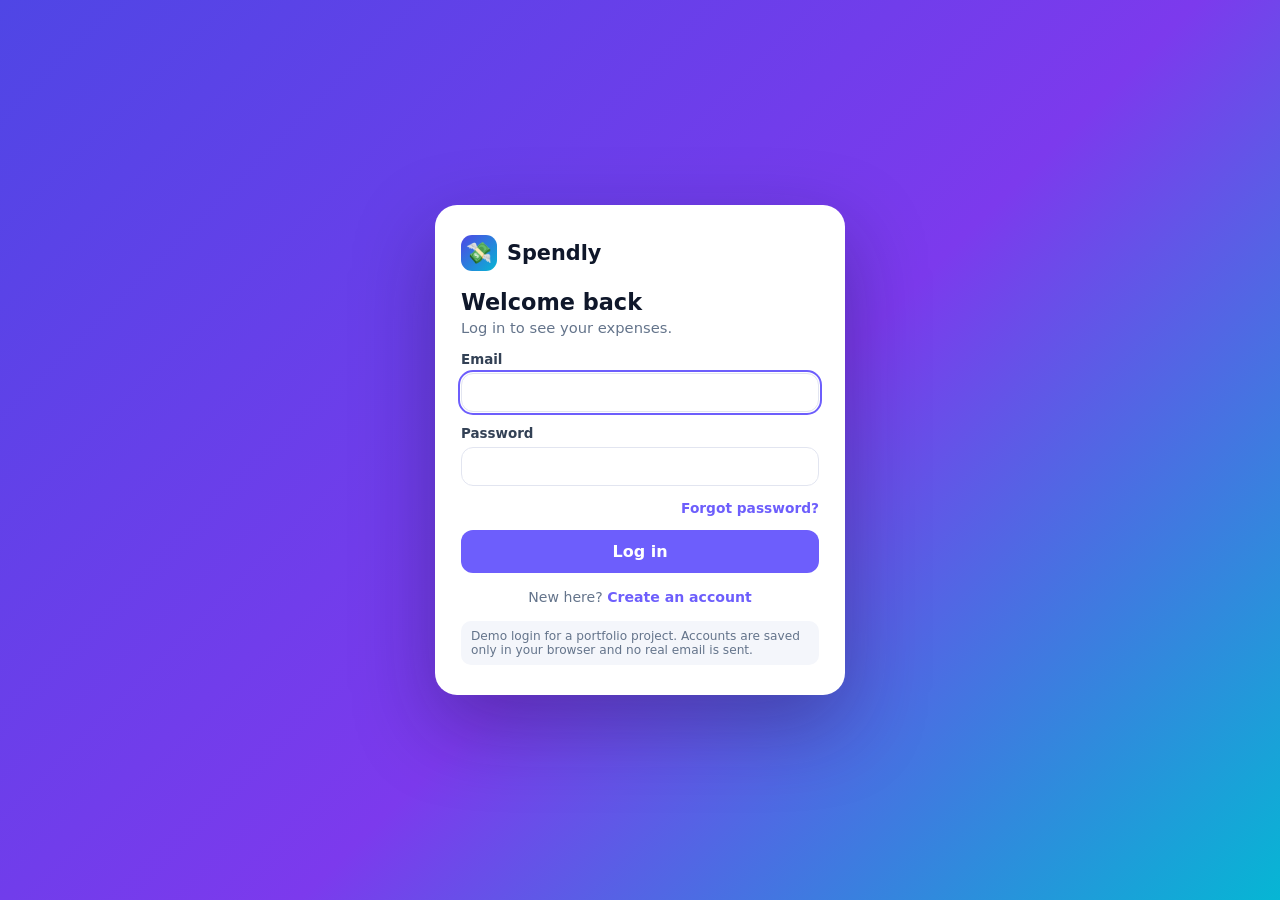
<file: index.html>
<!DOCTYPE html>
<html lang="en">
<head>
<meta charset="UTF-8">
<meta name="viewport" content="width=device-width, initial-scale=1">
<title>Spendly: Expense Tracker</title>
<link rel="icon" href="data:image/svg+xml,<svg xmlns=%22http://www.w3.org/2000/svg%22 viewBox=%220 0 100 100%22><text y=%22.9em%22 font-size=%2290%22>💸</text></svg>">
<script>try{if(!localStorage.getItem("spendly_session"))location.replace("login.html")}catch(e){}</script>
<link rel="stylesheet" href="styles.css">
</head>
<body>
<header class="hero"><div class="wrap">
<div class="top"><div class="logo"><i>💸</i>Spendly</div>
<div style="display:flex;gap:8px"><button class="ghost sm" id="themeBtn" style="background:rgba(255,255,255,.18);color:#fff;border-color:transparent">Theme</button><button class="ghost sm" id="exportBtn" style="background:rgba(255,255,255,.18);color:#fff;border-color:transparent">Export CSV</button><button class="ghost sm" id="logoutBtn" style="background:rgba(255,255,255,.18);color:#fff;border-color:transparent">Log out</button></div></div>
<h1>Know where your money goes</h1><p>Track spending, stay on budget, spot trends. Your data stays in this browser.</p>
</div></header>

<main class="main"><div class="wrap">
<section class="grid stats">
<div class="card stat"><span>Total spent</span><strong id="sTotal">₹0</strong><small id="sCount">0 entries</small></div>
<div class="card stat"><span>This month</span><strong id="sMonth">₹0</strong><small id="sMonthNote">&nbsp;</small></div>
<div class="card stat"><span>Daily average</span><strong id="sAvg">₹0</strong><small>this month</small></div>
<div class="card stat"><span>Top category</span><strong id="sTop">–</strong><small id="sTopAmt">&nbsp;</small></div>
</section>

<section class="card" style="margin-bottom:16px">
<div style="display:flex;justify-content:space-between;align-items:center;gap:10px;flex-wrap:wrap"><h2 style="margin:0">Monthly budget</h2>
<div style="display:flex;gap:8px;align-items:center"><input id="budgetIn" type="number" min="0" step="100" style="width:130px" aria-label="Monthly budget in rupees"><button class="ghost sm" id="budgetBtn">Set</button></div></div>
<div class="prog"><div id="prog" style="width:0"></div></div><small id="progNote" style="color:var(--muted)"></small>
</section>

<section class="grid two">
<div class="card"><h2>Spending by category</h2><div class="donut"><svg id="donut" width="150" height="150" viewBox="0 0 42 42" role="img" aria-label="Category breakdown"></svg><div class="legend" id="legend"></div></div></div>
<div class="card"><h2>Last 6 months</h2><div class="bars" id="bars"></div></div>
</section>

<section class="card">
<h2>Transactions</h2>
<div class="tools"><input type="search" id="q" placeholder="Search expenses"><select id="sort"><option value="new">Newest first</option><option value="old">Oldest first</option><option value="high">Highest amount</option></select></div>
<div class="chips" id="chips"></div>
<div id="list"></div>
</section>
</div></main>

<button class="fab" id="addBtn">+ Add expense</button>

<dialog id="dlg"><form id="f" method="dialog">
<h2 id="dTitle" style="margin:0">Add expense</h2>
<label>Title<input id="title" maxlength="100" placeholder="e.g. Lunch" required></label>
<label>Amount (₹)<input id="amount" type="number" step="0.01" min="0.01" required></label>
<label>Category<select id="cat"></select></label>
<label>Date<input id="date" type="date" required></label>
<div class="err" id="err"></div>
<div class="acts"><button type="button" class="ghost" id="cancel">Cancel</button><button type="submit" id="save">Save</button></div>
</form></dialog>

<script src="app.js"></script>
</body>
</html>
</file>
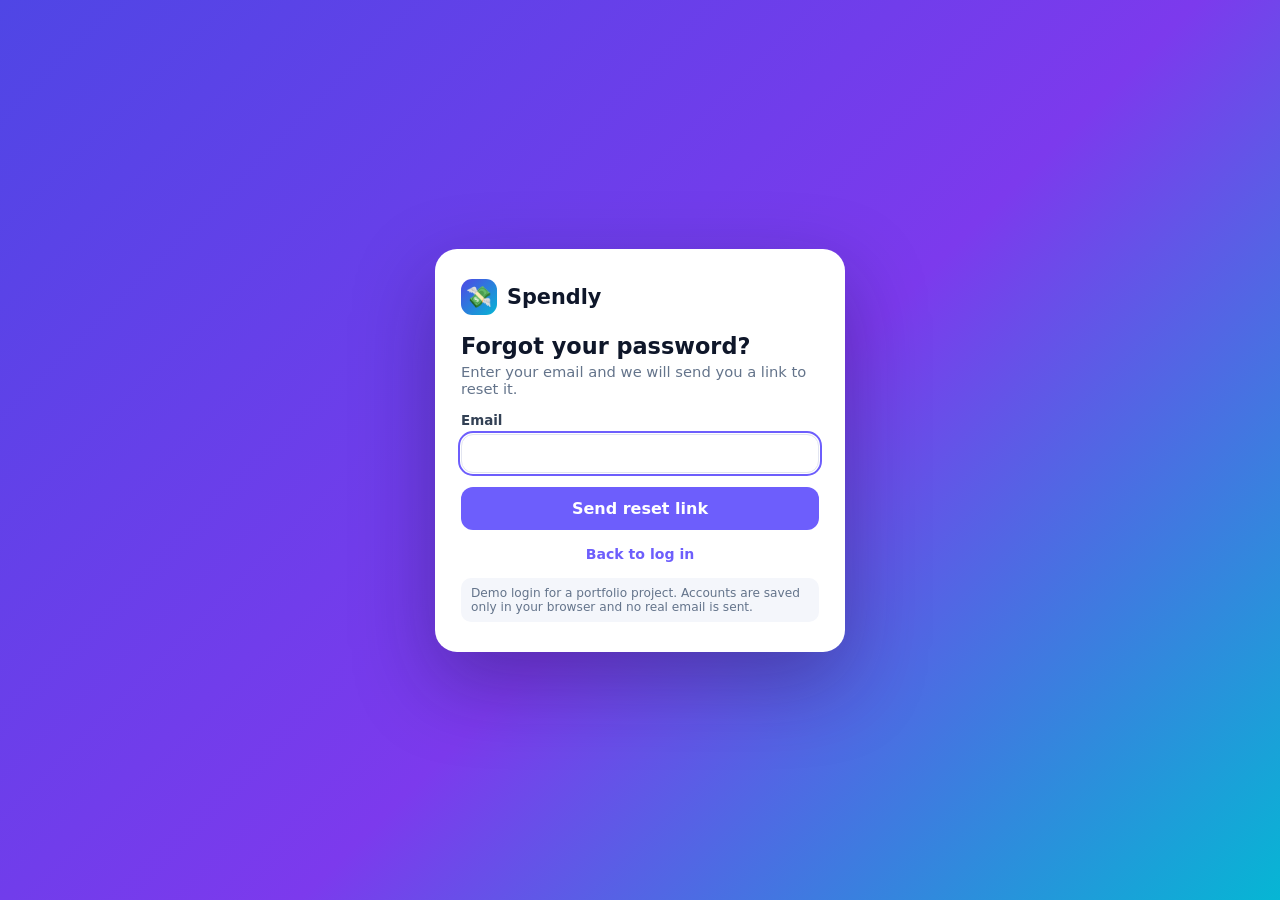
<file: forgot.html>
<!DOCTYPE html>
<html lang="en">
<head>
<meta charset="UTF-8">
<meta name="viewport" content="width=device-width, initial-scale=1">
<title>Forgot password | Spendly</title>
<link rel="icon" href="data:image/svg+xml,<svg xmlns=%22http://www.w3.org/2000/svg%22 viewBox=%220 0 100 100%22><text y=%22.9em%22 font-size=%2290%22>💸</text></svg>">
<link rel="stylesheet" href="auth.css">
</head>
<body>
<main class="box">
  <div class="brand"><i>💸</i>Spendly</div>
  <h1>Forgot your password?</h1>
  <p class="sub">Enter your email and we will send you a link to reset it.</p>
  <div id="msg" class="msg" hidden></div>
  <div id="inbox" class="inbox" hidden><b>Demo inbox</b><small>Subject: Reset your Spendly password</small><span>Open the link to choose a new password. It is valid for 1 hour.</span><a id="reset-link" href="#">Open reset link</a></div>
  <form id="auth-form" data-kind="forgot">
    <label>Email<input id="email" type="email" autocomplete="email" required autofocus></label>
    <button type="submit">Send reset link</button>
  </form>
  <p class="foot"><a href="login.html">Back to log in</a></p>
  <div class="demo">Demo login for a portfolio project. Accounts are saved only in your browser and no real email is sent.</div>
</main>
<script src="auth.js"></script>
</body>
</html>
</file>
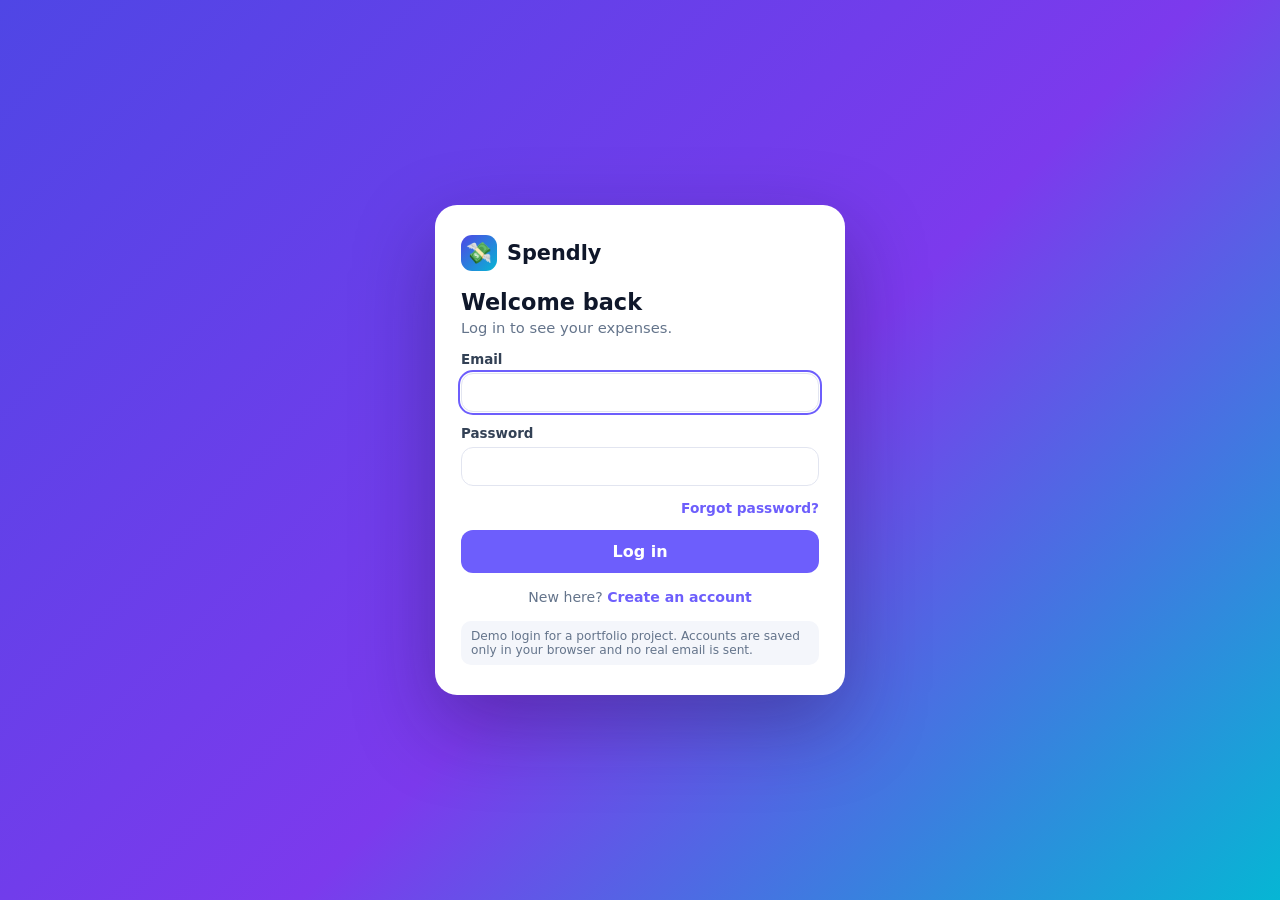
<file: login.html>
<!DOCTYPE html>
<html lang="en">
<head>
<meta charset="UTF-8">
<meta name="viewport" content="width=device-width, initial-scale=1">
<title>Log in | Spendly</title>
<link rel="icon" href="data:image/svg+xml,<svg xmlns=%22http://www.w3.org/2000/svg%22 viewBox=%220 0 100 100%22><text y=%22.9em%22 font-size=%2290%22>💸</text></svg>">
<link rel="stylesheet" href="auth.css">
</head>
<body>
<main class="box">
  <div class="brand"><i>💸</i>Spendly</div>
  <h1>Welcome back</h1>
  <p class="sub">Log in to see your expenses.</p>
  <div id="msg" class="msg" hidden></div>

  <form id="auth-form" data-kind="login">
    <label>Email<input id="email" type="email" autocomplete="email" required autofocus></label>
    <label>Password<input id="password" type="password" autocomplete="current-password" required></label>
    <div class="row"><a href="forgot.html">Forgot password?</a></div>
    <button type="submit">Log in</button>
  </form>
  <p class="foot">New here? <a href="register.html">Create an account</a></p>
  <div class="demo">Demo login for a portfolio project. Accounts are saved only in your browser and no real email is sent.</div>
</main>
<script src="auth.js"></script>
</body>
</html>
</file>
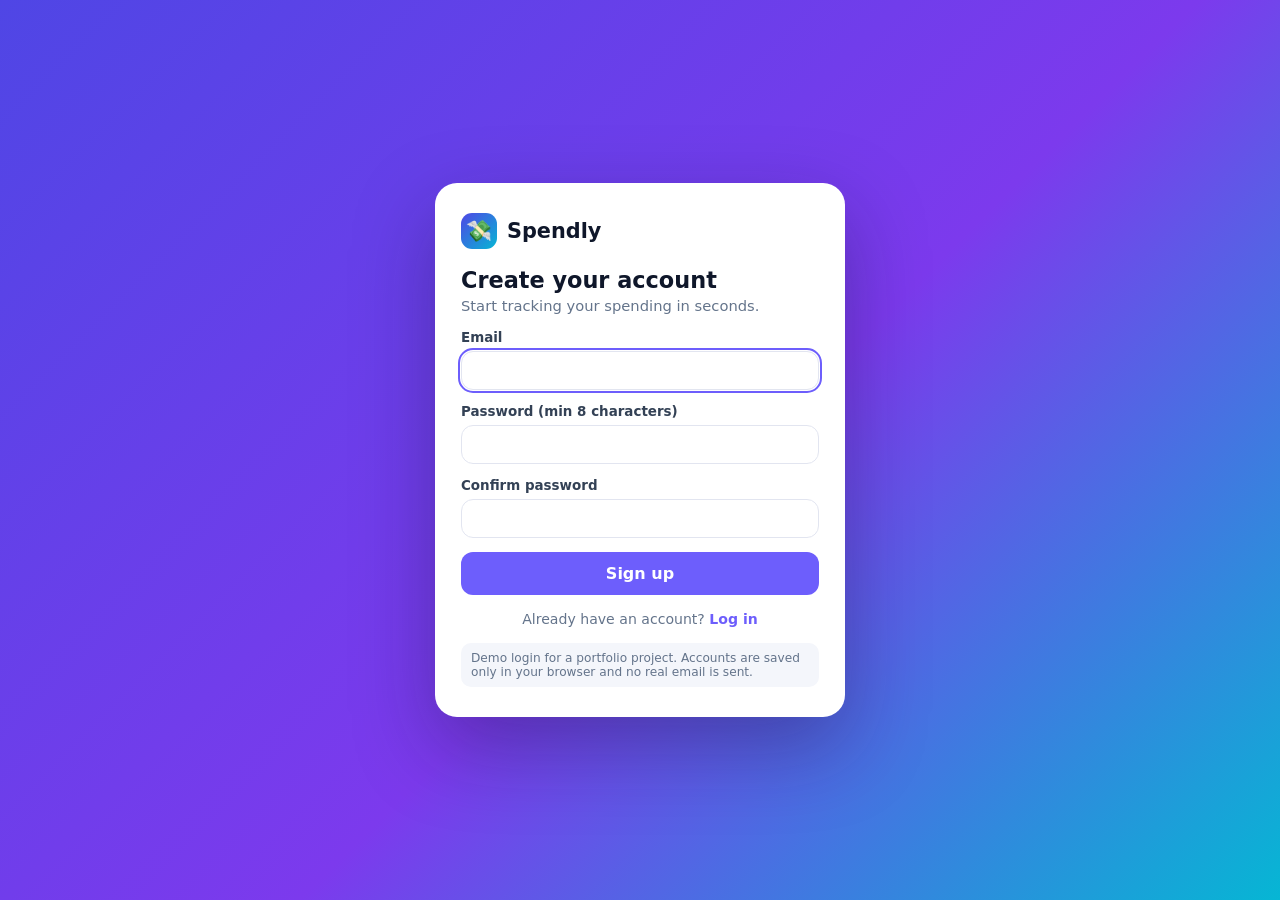
<file: register.html>
<!DOCTYPE html>
<html lang="en">
<head>
<meta charset="UTF-8">
<meta name="viewport" content="width=device-width, initial-scale=1">
<title>Create account | Spendly</title>
<link rel="icon" href="data:image/svg+xml,<svg xmlns=%22http://www.w3.org/2000/svg%22 viewBox=%220 0 100 100%22><text y=%22.9em%22 font-size=%2290%22>💸</text></svg>">
<link rel="stylesheet" href="auth.css">
</head>
<body>
<main class="box">
  <div class="brand"><i>💸</i>Spendly</div>
  <h1>Create your account</h1>
  <p class="sub">Start tracking your spending in seconds.</p>
  <div id="msg" class="msg" hidden></div>

  <form id="auth-form" data-kind="register">
    <label>Email<input id="email" type="email" autocomplete="email" required autofocus></label>
    <label>Password (min 8 characters)<input id="password" type="password" minlength="8" autocomplete="new-password" required></label>
    <label>Confirm password<input id="confirm" type="password" minlength="8" autocomplete="new-password" required></label>
    <button type="submit">Sign up</button>
  </form>
  <p class="foot">Already have an account? <a href="login.html">Log in</a></p>
  <div class="demo">Demo login for a portfolio project. Accounts are saved only in your browser and no real email is sent.</div>
</main>
<script src="auth.js"></script>
</body>
</html>
</file>
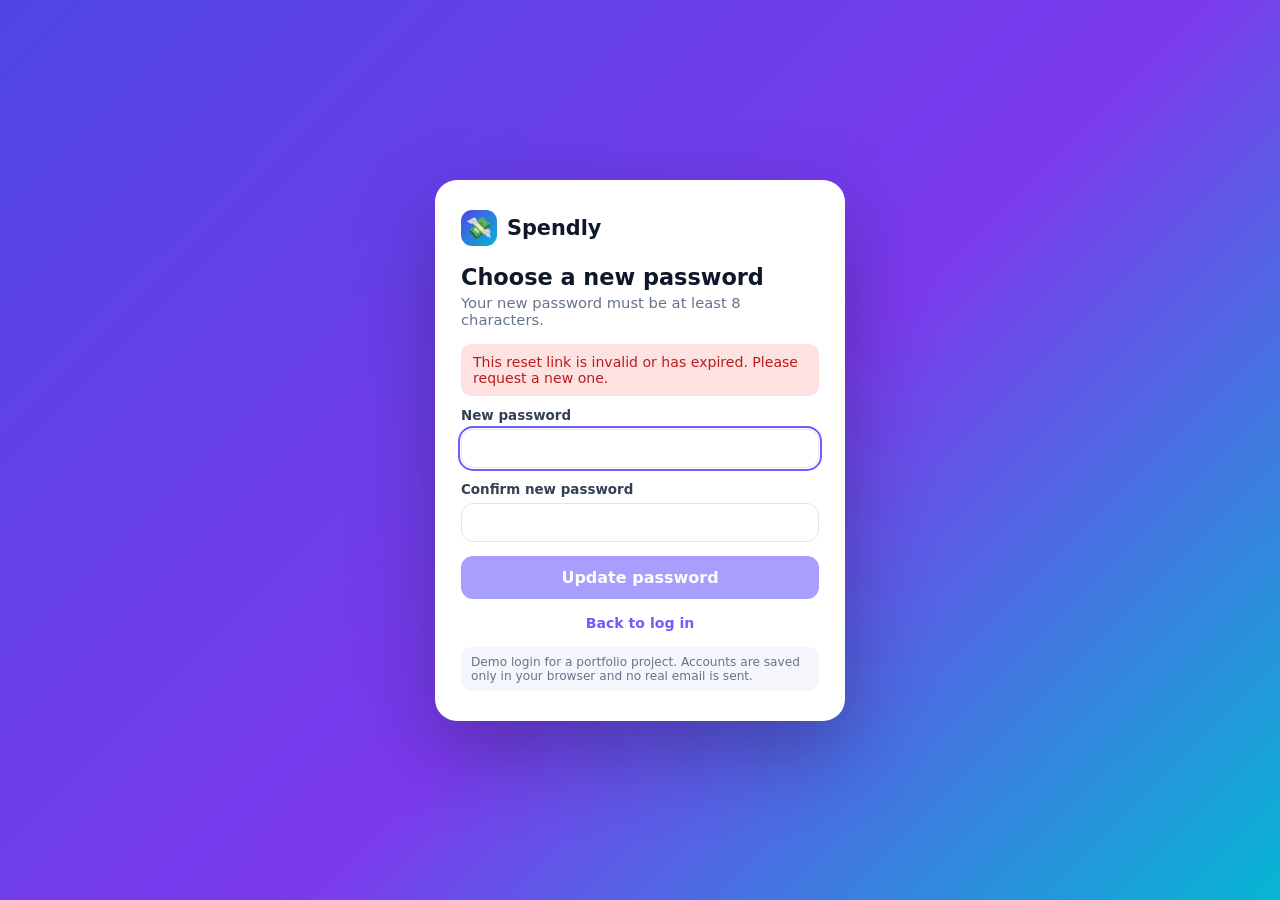
<file: reset.html>
<!DOCTYPE html>
<html lang="en">
<head>
<meta charset="UTF-8">
<meta name="viewport" content="width=device-width, initial-scale=1">
<title>Reset password | Spendly</title>
<link rel="icon" href="data:image/svg+xml,<svg xmlns=%22http://www.w3.org/2000/svg%22 viewBox=%220 0 100 100%22><text y=%22.9em%22 font-size=%2290%22>💸</text></svg>">
<link rel="stylesheet" href="auth.css">
</head>
<body>
<main class="box">
  <div class="brand"><i>💸</i>Spendly</div>
  <h1>Choose a new password</h1>
  <p class="sub">Your new password must be at least 8 characters.</p>
  <div id="msg" class="msg" hidden></div>

  <form id="auth-form" data-kind="reset">
    <label>New password<input id="password" type="password" minlength="8" autocomplete="new-password" required autofocus></label>
    <label>Confirm new password<input id="confirm" type="password" minlength="8" autocomplete="new-password" required></label>
    <button type="submit">Update password</button>
  </form>
  <p class="foot"><a href="login.html">Back to log in</a></p>
  <div class="demo">Demo login for a portfolio project. Accounts are saved only in your browser and no real email is sent.</div>
</main>
<script src="auth.js"></script>
</body>
</html>
</file>
<file: styles.css>
:root{--bg:#f5f6fb;--surface:#fff;--text:#0f172a;--muted:#64748b;--line:#e8eaf3;--brand:#6d5efc;--brand2:#22d3ee;--ok:#10b981;--warn:#f59e0b;--bad:#ef4444;--shadow:0 10px 30px rgba(30,41,90,.08);color-scheme:light;box-sizing:border-box;padding-top:env(safe-area-inset-top,0px);padding-bottom:env(safe-area-inset-bottom,0px)}
@media (prefers-color-scheme:dark){:root:not([data-theme="light"]){--bg:#0b1020;--surface:#141a2e;--text:#e8ecf8;--muted:#94a0c0;--line:#242c47;--shadow:0 10px 30px rgba(0,0,0,.4);color-scheme:dark}}
:root[data-theme="dark"]{--bg:#0b1020;--surface:#141a2e;--text:#e8ecf8;--muted:#94a0c0;--line:#242c47;--shadow:0 10px 30px rgba(0,0,0,.4);color-scheme:dark}
html{scroll-padding-top:env(safe-area-inset-top,0px)}
*{box-sizing:border-box}
body{margin:0;background:var(--bg);color:var(--text);font-family:Inter,system-ui,-apple-system,"Segoe UI",Roboto,sans-serif;-webkit-font-smoothing:antialiased}
.hero{background:linear-gradient(135deg,#4f46e5,#7c3aed 55%,#06b6d4);color:#fff;padding:28px 20px 90px}
.wrap{max-width:1040px;margin:0 auto}
.top{display:flex;justify-content:space-between;align-items:center;gap:12px}
.logo{display:flex;align-items:center;gap:10px;font-weight:800;font-size:1.25rem;letter-spacing:-.02em}
.logo i{width:34px;height:34px;border-radius:10px;background:rgba(255,255,255,.2);display:grid;place-items:center;font-style:normal}
.hero h1{margin:26px 0 6px;font-size:clamp(1.6rem,4vw,2.3rem);letter-spacing:-.03em}
.hero p{margin:0;opacity:.85}
.main{margin-top:-62px;padding:0 20px 60px}
.grid{display:grid;gap:16px}
.stats{grid-template-columns:repeat(4,1fr);margin-bottom:16px}
.card{background:var(--surface);border:1px solid var(--line);border-radius:18px;padding:18px;box-shadow:var(--shadow)}
.stat span{color:var(--muted);font-size:.8rem;font-weight:600;text-transform:uppercase;letter-spacing:.05em}
.stat strong{display:block;font-size:1.7rem;margin:6px 0 2px;letter-spacing:-.02em}
.stat small{color:var(--muted)}
.two{grid-template-columns:1fr 1fr;margin-bottom:16px}
h2{margin:0 0 14px;font-size:1rem}
.prog{height:10px;border-radius:99px;background:var(--line);overflow:hidden;margin:10px 0 6px}
.prog>div{height:100%;border-radius:99px;background:linear-gradient(90deg,var(--brand),var(--brand2));transition:width .6s}
.donut{display:flex;align-items:center;gap:18px;flex-wrap:wrap}
.legend{flex:1;min-width:150px;font-size:.88rem}
.legend div{display:flex;align-items:center;gap:8px;padding:3px 0}
.dot{width:10px;height:10px;border-radius:50%}
.legend b{margin-left:auto}
.bars{display:flex;align-items:flex-end;gap:10px;height:150px}
.bars div{flex:1;display:flex;flex-direction:column;align-items:center;justify-content:flex-end;height:100%;font-size:.72rem;color:var(--muted);gap:6px}
.bars i{display:block;width:100%;border-radius:8px 8px 4px 4px;background:linear-gradient(180deg,var(--brand),var(--brand2));min-height:3px;transition:height .6s}
.bar-label{height:auto!important}
.tools{display:flex;gap:10px;flex-wrap:wrap;margin-bottom:12px}
input,select,textarea{font:inherit;color:var(--text);background:var(--bg);border:1px solid var(--line);border-radius:12px;padding:10px 12px;min-width:0}
input:focus,select:focus{outline:2px solid var(--brand);outline-offset:1px}
.tools input[type=search]{flex:1;min-width:160px}
button{font:inherit;cursor:pointer;border:0;border-radius:12px;padding:10px 16px;font-weight:600;background:var(--brand);color:#fff}
button.ghost{background:var(--bg);color:var(--text);border:1px solid var(--line)}
button.danger{background:transparent;color:var(--bad)}
button.sm{padding:6px 10px;font-size:.82rem}
.chips{display:flex;gap:8px;flex-wrap:wrap;margin-bottom:12px}
.chip{background:var(--bg);color:var(--muted);border:1px solid var(--line);padding:6px 12px;font-size:.82rem;border-radius:99px}
.chip.on{background:var(--brand);color:#fff;border-color:var(--brand)}
.row{display:flex;align-items:center;gap:12px;padding:12px 4px;border-bottom:1px solid var(--line)}
.row:last-child{border-bottom:0}
.ico{width:40px;height:40px;border-radius:12px;display:grid;place-items:center;font-size:1.2rem;flex:none}
.info{flex:1;min-width:0}.info b{display:block;overflow:hidden;text-overflow:ellipsis;white-space:nowrap}
.info small{color:var(--muted)}
.amt{font-weight:700;white-space:nowrap}
.empty{text-align:center;color:var(--muted);padding:30px 0}
dialog{border:0;border-radius:20px;padding:0;width:min(440px,92vw);background:var(--surface);color:var(--text);box-shadow:0 30px 80px rgba(0,0,0,.35)}
dialog::backdrop{background:rgba(10,14,30,.55);backdrop-filter:blur(3px)}
dialog form{display:grid;gap:12px;padding:22px}
dialog label{display:grid;gap:5px;font-size:.82rem;color:var(--muted);font-weight:600}
dialog .acts{display:flex;gap:10px;justify-content:flex-end;margin-top:4px}
.err{color:var(--bad);font-size:.85rem;min-height:1em}
.fab{position:fixed;right:20px;bottom:calc(20px + env(safe-area-inset-bottom,0px));padding:14px 22px;border-radius:99px;box-shadow:0 12px 30px rgba(109,94,252,.45)}
[hidden]{display:none!important}
@media(max-width:820px){.stats{grid-template-columns:1fr 1fr}.two{grid-template-columns:1fr}}
@media(max-width:480px){.stats{grid-template-columns:1fr}}
</file>
<file: auth.css>
:root{--brand:#6d5efc;--text:#0f172a;--muted:#64748b;--line:#e2e5f0;--bad:#b91c1c;--ok:#047857}
*{box-sizing:border-box}
body{margin:0;min-height:100vh;display:grid;place-items:center;padding:20px;font-family:Inter,system-ui,-apple-system,"Segoe UI",Roboto,sans-serif;color:var(--text);background:linear-gradient(135deg,#4f46e5,#7c3aed 55%,#06b6d4)}
.box{width:100%;max-width:410px;background:#fff;border-radius:22px;padding:30px 26px;box-shadow:0 30px 80px rgba(20,20,60,.35)}
.brand{display:flex;align-items:center;gap:10px;font-weight:800;font-size:1.3rem}
.brand i{width:36px;height:36px;border-radius:11px;background:linear-gradient(135deg,#4f46e5,#06b6d4);display:grid;place-items:center;font-style:normal}
h1{font-size:1.4rem;margin:18px 0 4px}
.sub{color:var(--muted);margin:0 0 16px;font-size:.92rem}
form{display:grid;gap:14px}
label{display:grid;gap:6px;font-size:.84rem;font-weight:600;color:#334155}
input{font:inherit;padding:11px 12px;border:1px solid var(--line);border-radius:12px;width:100%}
input:focus{outline:2px solid var(--brand);outline-offset:1px}
button{font:inherit;font-weight:700;padding:12px;border:0;border-radius:12px;background:var(--brand);color:#fff;cursor:pointer}
button:disabled{opacity:.6;cursor:not-allowed}
.msg{padding:10px 12px;border-radius:10px;font-size:.88rem;margin-bottom:12px}
.msg.err{background:#fee2e2;color:var(--bad)}
.msg.ok{background:#d1fae5;color:var(--ok)}
.row{display:flex;justify-content:flex-end;font-size:.86rem}
a{color:var(--brand);text-decoration:none;font-weight:600}
a:hover{text-decoration:underline}
.foot{margin:16px 0 0;text-align:center;font-size:.88rem;color:var(--muted)}
.inbox{border:1px dashed var(--line);border-radius:14px;padding:14px;margin-bottom:14px;display:grid;gap:8px;font-size:.9rem}
.inbox small{color:var(--muted)}
.inbox a{display:inline-block;background:var(--brand);color:#fff;padding:10px 14px;border-radius:10px;text-align:center}
.demo{margin-top:16px;font-size:.76rem;color:var(--muted);background:#f4f6fb;border-radius:10px;padding:8px 10px}
[hidden]{display:none!important}
</file>
